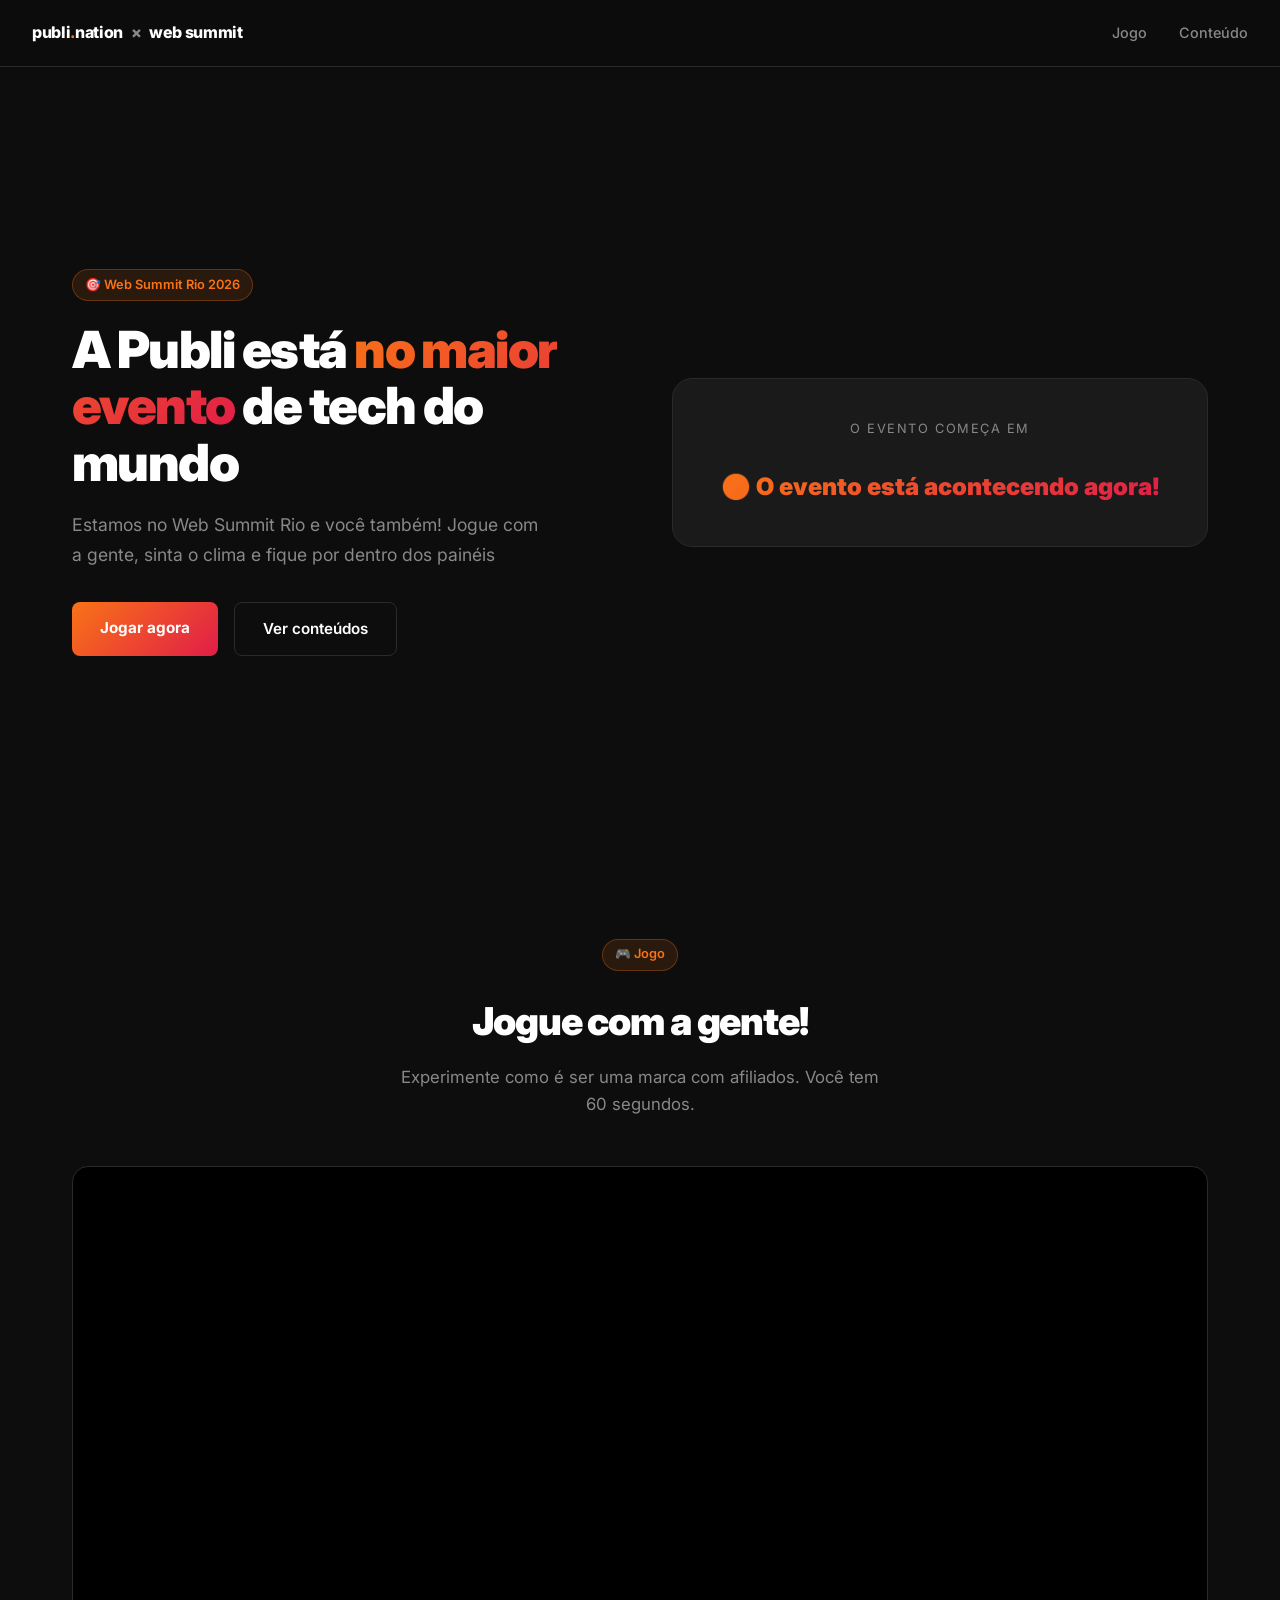
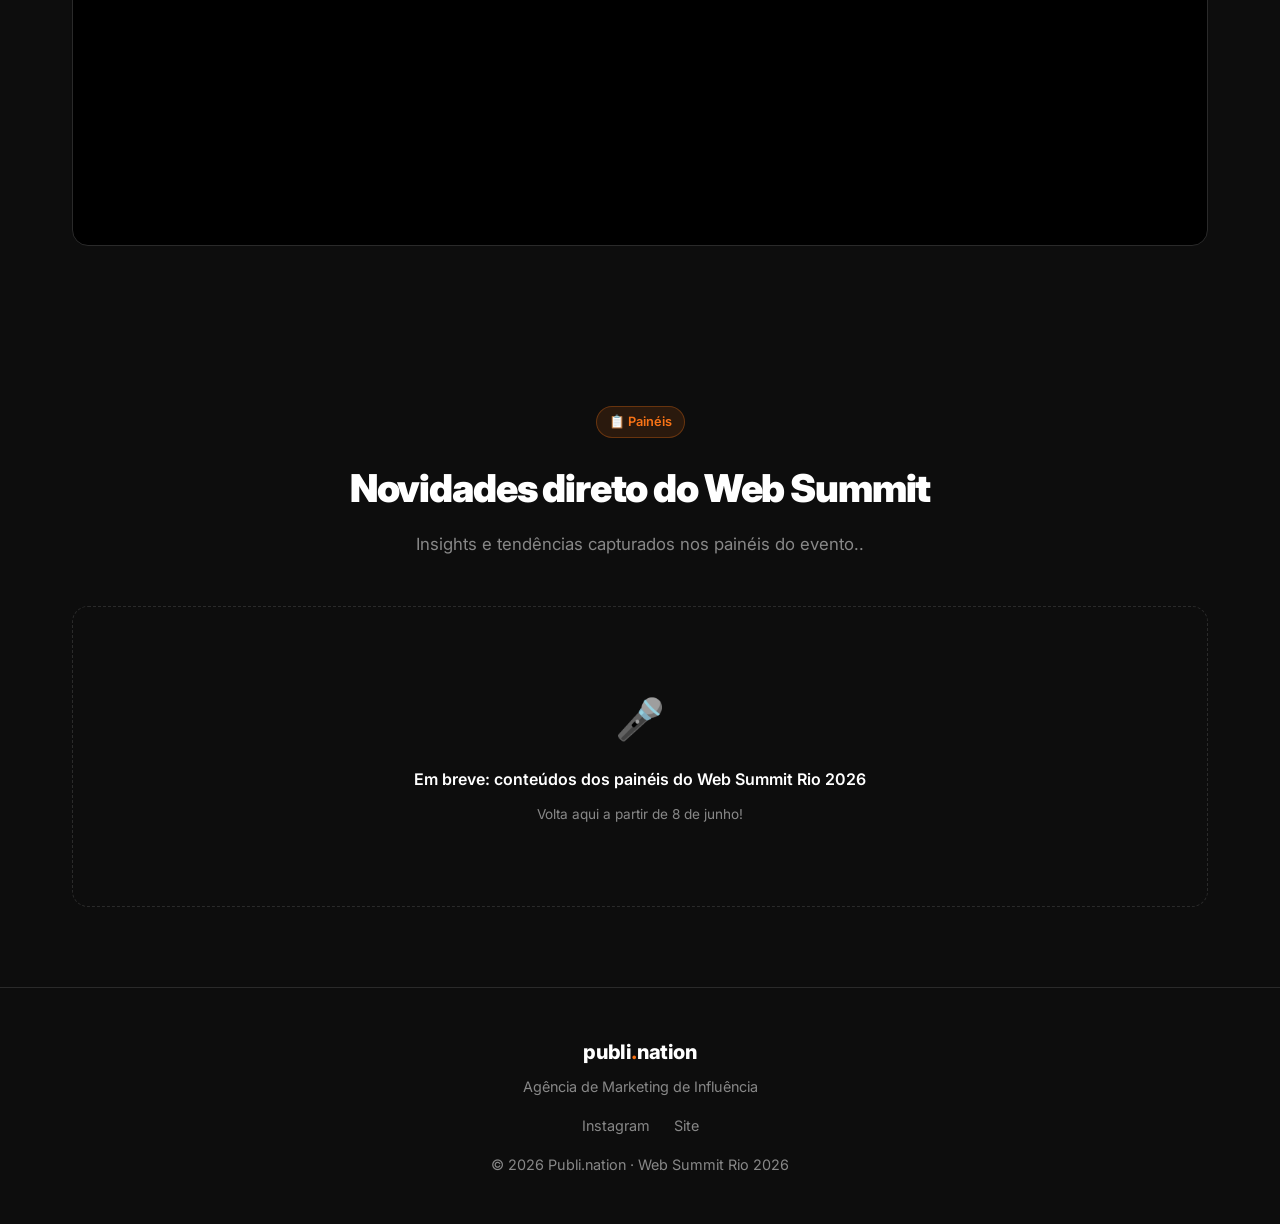
<file: index.html>
<!DOCTYPE html>
<html lang="pt-BR">
<head>
  <meta charset="UTF-8">
  <meta name="viewport" content="width=device-width, initial-scale=1.0">
  <title>publi.nation × Web Summit Rio 2026</title>
  <link rel="preconnect" href="https://fonts.googleapis.com">
  <link rel="preconnect" href="https://fonts.gstatic.com" crossorigin>
  <link href="https://fonts.googleapis.com/css2?family=Inter:wght@400;600;700;800;900&display=swap" rel="stylesheet">
  <link rel="stylesheet" href="style.css">
</head>
<body>

  <!-- NAVBAR -->
  <nav class="navbar">
    <div class="nav-logo">publi<span class="dot">.</span>nation <span class="x">×</span> web summit</div>
    <div class="nav-links">
      <a href="#jogo">Jogo</a>
      <a href="#conteudo">Conteúdo</a>
    </div>
  </nav>

  <!-- HERO -->
  <section class="hero">
    <div class="hero-content">
      <span class="badge">🎯 Web Summit Rio 2026</span>
      <h1>A Publi está <span class="gradient-text">no maior evento</span> de tech do mundo</h1>
      <p>Estamos no Web Summit Rio e você também! Jogue com a gente, sinta o clima e fique por dentro dos painéis</p>
      <div class="hero-ctas">
        <a href="#jogo" class="btn-primary">Jogar agora</a>
        <a href="#conteudo" class="btn-secondary">Ver conteúdos</a>
      </div>
    </div>
    <div class="countdown-container">
      <p class="countdown-label">O evento começa em</p>
      <div class="countdown" id="countdown">
        <div class="time-block">
          <span id="days">00</span>
          <label>dias</label>
        </div>
        <div class="time-sep">:</div>
        <div class="time-block">
          <span id="hours">00</span>
          <label>horas</label>
        </div>
        <div class="time-sep">:</div>
        <div class="time-block">
          <span id="minutes">00</span>
          <label>min</label>
        </div>
        <div class="time-sep">:</div>
        <div class="time-block">
          <span id="seconds">00</span>
          <label>seg</label>
        </div>
      </div>
    </div>
  </section>

  <!-- JOGO -->
  <section class="section-jogo" id="jogo">
    <div class="section-header">
      <span class="badge">🎮 Jogo</span>
      <h2>Jogue com a gente!</h2>
      <p>Experimente como é ser uma marca com afiliados. Você tem 60 segundos.</p>
    </div>
    <div class="game-wrapper">
      <iframe
        src="https://giu-sin.github.io/game/"
        frameborder="0"
        allowfullscreen
        title="Publi.nation Game — Web Summit Rio 2026">
      </iframe>
    </div>
  </section>

  <!-- CONTEÚDO -->
  <section class="section-content" id="conteudo">
    <div class="section-header">
      <span class="badge">📋 Painéis</span>
      <h2>Novidades direto do Web Summit</h2>
      <p>Insights e tendências capturados nos painéis do evento..</p>
    </div>
    <div class="posts-grid" id="posts-grid"></div>
    <div class="empty-state" id="empty-state" style="display:none">
      <span>🎤</span>
      <p>Em breve: conteúdos dos painéis do Web Summit Rio 2026</p>
      <small>Volta aqui a partir de 8 de junho!</small>
    </div>
  </section>

  <!-- FOOTER -->
  <footer class="footer">
    <div class="footer-logo">publi<span class="dot">.</span>nation</div>
    <p>Agência de Marketing de Influência</p>
    <div class="footer-links">
      <a href="https://www.instagram.com/publi.nation/" target="_blank" rel="noopener">Instagram</a>
      <a href="https://www.publination.com.br" target="_blank" rel="noopener">Site</a>
    </div>
    <p class="footer-small">© 2026 Publi.nation · Web Summit Rio 2026</p>
  </footer>

  <script src="script.js"></script>
</body>
</html>
</file>
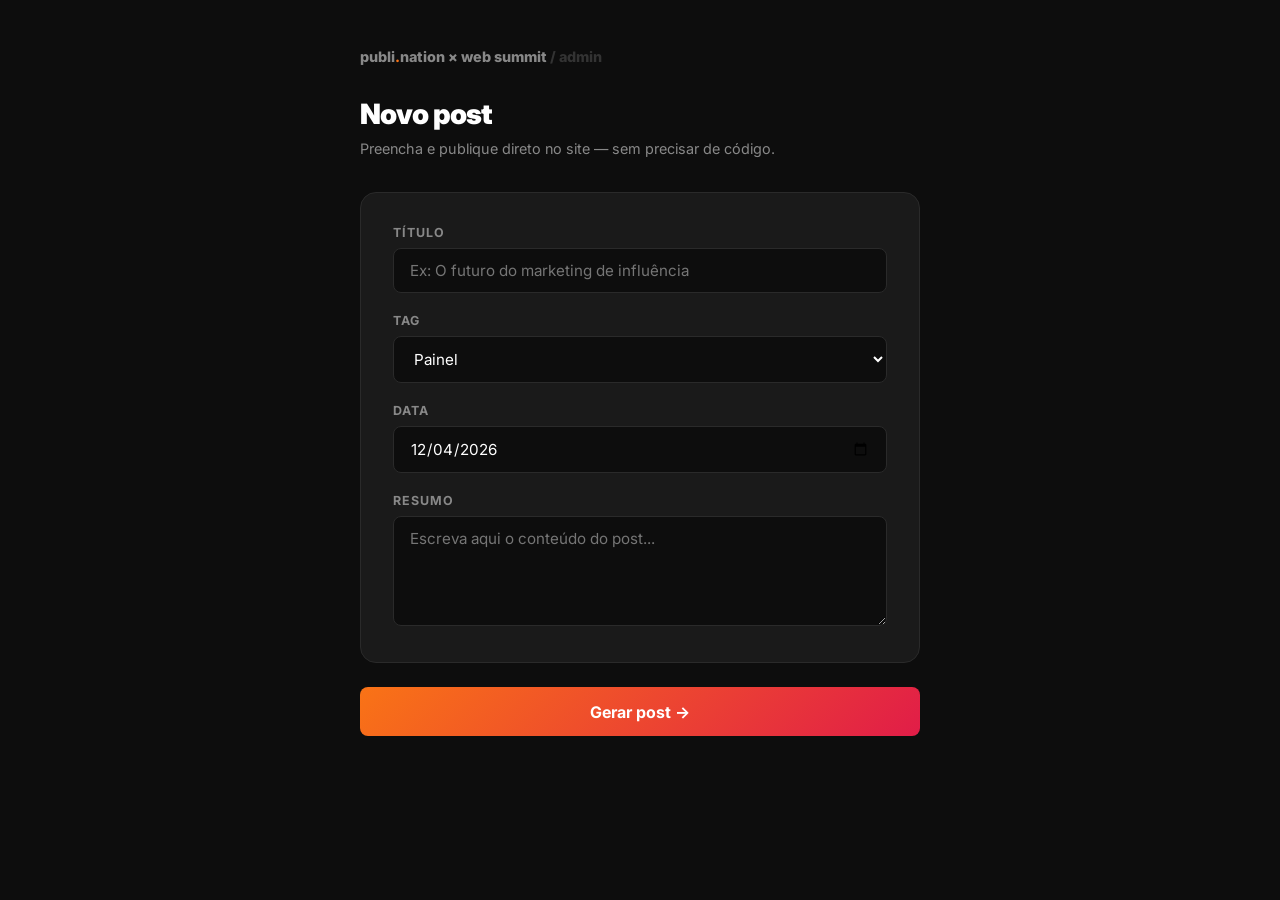
<file: admin.html>
<!DOCTYPE html>
<html lang="pt-BR">
<head>
  <meta charset="UTF-8">
  <meta name="viewport" content="width=device-width, initial-scale=1.0">
  <title>Admin — publi.nation × Web Summit</title>
  <link rel="preconnect" href="https://fonts.googleapis.com">
  <link href="https://fonts.googleapis.com/css2?family=Inter:wght@400;600;700;800&display=swap" rel="stylesheet">
  <style>
    *, *::before, *::after { box-sizing: border-box; margin: 0; padding: 0; }

    :root {
      --orange: #F97316;
      --bg: #0D0D0D;
      --bg-card: #1A1A1A;
      --text: #FFFFFF;
      --text-muted: #888888;
      --border: #2A2A2A;
      --gradient: linear-gradient(135deg, #F97316, #E11D48);
    }

    body {
      font-family: 'Inter', sans-serif;
      background: var(--bg);
      color: var(--text);
      min-height: 100vh;
      display: flex;
      align-items: flex-start;
      justify-content: center;
      padding: 3rem 1.5rem;
    }

    .container { width: 100%; max-width: 560px; }

    .logo {
      font-size: 0.9rem;
      font-weight: 800;
      text-transform: lowercase;
      margin-bottom: 2rem;
      color: var(--text-muted);
    }
    .logo span { color: var(--orange); }

    h1 {
      font-size: 1.75rem;
      font-weight: 900;
      letter-spacing: -0.03em;
      margin-bottom: 0.4rem;
    }

    .subtitle {
      color: var(--text-muted);
      font-size: 0.9rem;
      margin-bottom: 2rem;
      line-height: 1.6;
    }

    .card {
      background: var(--bg-card);
      border: 1px solid var(--border);
      border-radius: 16px;
      padding: 2rem;
      margin-bottom: 1.5rem;
    }

    .field { margin-bottom: 1.25rem; }
    .field:last-child { margin-bottom: 0; }

    label {
      display: block;
      font-size: 0.78rem;
      font-weight: 700;
      text-transform: uppercase;
      letter-spacing: 0.08em;
      color: var(--text-muted);
      margin-bottom: 0.5rem;
    }

    input, textarea, select {
      width: 100%;
      background: var(--bg);
      border: 1px solid var(--border);
      border-radius: 8px;
      padding: 0.75rem 1rem;
      color: var(--text);
      font-family: 'Inter', sans-serif;
      font-size: 0.95rem;
      transition: border-color 0.2s;
      outline: none;
    }
    input:focus, textarea:focus, select:focus { border-color: var(--orange); }
    select option { background: #1A1A1A; }
    textarea { resize: vertical; min-height: 110px; }

    .btn {
      width: 100%;
      padding: 0.9rem;
      background: var(--gradient);
      color: white;
      border: none;
      border-radius: 8px;
      font-family: 'Inter', sans-serif;
      font-size: 1rem;
      font-weight: 700;
      cursor: pointer;
      transition: opacity 0.2s;
    }
    .btn:hover { opacity: 0.88; }

    /* RESULTADO */
    #resultado { display: none; }

    .steps { margin-bottom: 1.5rem; }
    .step {
      display: flex;
      gap: 1rem;
      align-items: flex-start;
      margin-bottom: 1rem;
    }
    .step-num {
      min-width: 28px;
      height: 28px;
      background: var(--gradient);
      border-radius: 50%;
      display: flex;
      align-items: center;
      justify-content: center;
      font-size: 0.8rem;
      font-weight: 800;
      flex-shrink: 0;
    }
    .step-text {
      font-size: 0.9rem;
      color: var(--text-muted);
      padding-top: 0.3rem;
      line-height: 1.5;
    }
    .step-text strong { color: var(--text); }

    .json-box {
      background: var(--bg);
      border: 1px solid var(--border);
      border-radius: 8px;
      padding: 1rem;
      font-family: monospace;
      font-size: 0.8rem;
      color: #aaa;
      white-space: pre-wrap;
      word-break: break-all;
      max-height: 200px;
      overflow-y: auto;
      margin: 0.75rem 0;
    }

    .btn-copy {
      width: 100%;
      padding: 0.75rem;
      background: transparent;
      color: var(--text);
      border: 1px solid var(--border);
      border-radius: 8px;
      font-family: 'Inter', sans-serif;
      font-size: 0.9rem;
      font-weight: 600;
      cursor: pointer;
      transition: border-color 0.2s, background 0.2s;
      margin-bottom: 0.75rem;
    }
    .btn-copy:hover { border-color: var(--orange); background: rgba(249,115,22,0.05); }
    .btn-copy.copied { border-color: #22c55e; color: #22c55e; }

    .btn-github {
      display: block;
      width: 100%;
      padding: 0.9rem;
      background: #24292e;
      color: white;
      border: 1px solid #444;
      border-radius: 8px;
      font-family: 'Inter', sans-serif;
      font-size: 0.95rem;
      font-weight: 700;
      cursor: pointer;
      text-align: center;
      text-decoration: none;
      transition: background 0.2s;
    }
    .btn-github:hover { background: #333; }

    .btn-novo {
      width: 100%;
      padding: 0.75rem;
      background: transparent;
      color: var(--text-muted);
      border: 1px solid var(--border);
      border-radius: 8px;
      font-family: 'Inter', sans-serif;
      font-size: 0.9rem;
      font-weight: 600;
      cursor: pointer;
      margin-top: 0.75rem;
      transition: color 0.2s;
    }
    .btn-novo:hover { color: var(--text); }
  </style>
</head>
<body>
<div class="container">
  <div class="logo">publi<span>.</span>nation × web summit <span style="color:#333">/ admin</span></div>

  <!-- FORMULÁRIO -->
  <div id="tela-form">
    <h1>Novo post</h1>
    <p class="subtitle">Preencha e publique direto no site — sem precisar de código.</p>
    <div class="card">
      <div class="field">
        <label>Título</label>
        <input type="text" id="titulo" placeholder="Ex: O futuro do marketing de influência">
      </div>
      <div class="field">
        <label>Tag</label>
        <select id="tag">
          <option value="Painel">Painel</option>
          <option value="Tendência">Tendência</option>
          <option value="Novidade">Novidade</option>
          <option value="Entrevista">Entrevista</option>
          <option value="Destaque">Destaque</option>
        </select>
      </div>
      <div class="field">
        <label>Data</label>
        <input type="date" id="data">
      </div>
      <div class="field">
        <label>Resumo</label>
        <textarea id="resumo" placeholder="Escreva aqui o conteúdo do post..."></textarea>
      </div>
    </div>
    <button class="btn" onclick="gerar()">Gerar post →</button>
  </div>

  <!-- RESULTADO -->
  <div id="resultado">
    <h1>Quase lá! 🎉</h1>
    <p class="subtitle">Só 2 passos rápidos para publicar no site.</p>

    <div class="card">
      <div class="steps">
        <div class="step">
          <div class="step-num">1</div>
          <div class="step-text"><strong>Copie o JSON abaixo</strong></div>
        </div>
      </div>
      <div class="json-box" id="json-output"></div>
      <button class="btn-copy" id="btn-copy" onclick="copiar()">📋 Copiar JSON</button>

      <div class="steps" style="margin-top:1.25rem">
        <div class="step">
          <div class="step-num">2</div>
          <div class="step-text">
            <strong>Abra o editor do GitHub</strong>, cole o JSON copiado no lugar do conteúdo atual e clique em <strong>Commit changes</strong>
          </div>
        </div>
      </div>
      <a class="btn-github" href="https://github.com/publination/websummit/edit/main/posts.json" target="_blank">
        ✏️ Abrir editor no GitHub
      </a>
    </div>

    <button class="btn-novo" onclick="novoPost()">← Escrever outro post</button>
  </div>
</div>

<script>
  document.getElementById('data').value = new Date().toISOString().split('T')[0];

  let postsAtuais = [];

  async function carregarPosts() {
    try {
      const res = await fetch('posts.json?v=' + Date.now());
      postsAtuais = await res.json();
    } catch {
      postsAtuais = [];
    }
  }

  carregarPosts();

  function gerar() {
    const titulo = document.getElementById('titulo').value.trim();
    const tag    = document.getElementById('tag').value;
    const data   = document.getElementById('data').value;
    const resumo = document.getElementById('resumo').value.trim();

    if (!titulo || !resumo || !data) {
      alert('Preencha todos os campos antes de continuar.');
      return;
    }

    const novoId = postsAtuais.length > 0 ? Math.max(...postsAtuais.map(p => p.id)) + 1 : 1;
    const novoPost = { id: novoId, titulo, data, tag, resumo };
    const listaAtualizada = [novoPost, ...postsAtuais];

    document.getElementById('json-output').textContent =
      JSON.stringify(listaAtualizada, null, 2);

    document.getElementById('tela-form').style.display = 'none';
    document.getElementById('resultado').style.display = 'block';
  }

  function copiar() {
    const texto = document.getElementById('json-output').textContent;
    navigator.clipboard.writeText(texto).then(() => {
      const btn = document.getElementById('btn-copy');
      btn.textContent = '✅ Copiado!';
      btn.classList.add('copied');
      setTimeout(() => {
        btn.textContent = '📋 Copiar JSON';
        btn.classList.remove('copied');
      }, 2500);
    });
  }

  function novoPost() {
    document.getElementById('resultado').style.display = 'none';
    document.getElementById('tela-form').style.display = 'block';
    carregarPosts();
  }
</script>
</body>
</html>
</file>
<file: style.css>
*, *::before, *::after { box-sizing: border-box; margin: 0; padding: 0; }

:root {
  --orange: #F97316;
  --pink: #E11D48;
  --bg: #0D0D0D;
  --bg-card: #1A1A1A;
  --text: #FFFFFF;
  --text-muted: #888888;
  --border: #2A2A2A;
  --gradient: linear-gradient(135deg, #F97316, #E11D48);
}

html { scroll-behavior: smooth; }

body {
  font-family: 'Inter', sans-serif;
  background-color: var(--bg);
  color: var(--text);
  line-height: 1.6;
}

/* ── NAVBAR ── */
.navbar {
  display: flex;
  justify-content: space-between;
  align-items: center;
  padding: 1.25rem 2rem;
  border-bottom: 1px solid var(--border);
  position: sticky;
  top: 0;
  background: rgba(13, 13, 13, 0.9);
  backdrop-filter: blur(10px);
  z-index: 100;
}

.nav-logo {
  font-weight: 800;
  font-size: 1rem;
  letter-spacing: -0.02em;
  text-transform: lowercase;
}

.nav-logo .dot { color: var(--orange); }
.nav-logo .x { color: var(--text-muted); margin: 0 0.3rem; }

.nav-links { display: flex; gap: 2rem; }
.nav-links a {
  color: var(--text-muted);
  text-decoration: none;
  font-size: 0.9rem;
  font-weight: 500;
  transition: color 0.2s;
}
.nav-links a:hover { color: var(--text); }

/* ── BADGE ── */
.badge {
  display: inline-block;
  padding: 0.3rem 0.75rem;
  background: rgba(249, 115, 22, 0.12);
  border: 1px solid rgba(249, 115, 22, 0.3);
  border-radius: 100px;
  font-size: 0.8rem;
  font-weight: 600;
  color: var(--orange);
  margin-bottom: 1.25rem;
}

/* ── GRADIENT TEXT ── */
.gradient-text {
  background: var(--gradient);
  -webkit-background-clip: text;
  -webkit-text-fill-color: transparent;
  background-clip: text;
}

/* ── HERO ── */
.hero {
  max-width: 1200px;
  margin: 0 auto;
  padding: 6rem 2rem;
  display: grid;
  grid-template-columns: 1fr 1fr;
  gap: 4rem;
  align-items: center;
  min-height: 88vh;
}

.hero-content h1 {
  font-size: clamp(2rem, 4vw, 3.5rem);
  font-weight: 900;
  line-height: 1.1;
  letter-spacing: -0.03em;
  margin-bottom: 1.25rem;
}

.hero-content p {
  color: var(--text-muted);
  font-size: 1.1rem;
  margin-bottom: 2rem;
  max-width: 480px;
  line-height: 1.7;
}

.hero-ctas { display: flex; gap: 1rem; flex-wrap: wrap; }

.btn-primary {
  padding: 0.875rem 1.75rem;
  background: var(--gradient);
  color: white;
  text-decoration: none;
  border-radius: 8px;
  font-weight: 700;
  font-size: 0.95rem;
  transition: opacity 0.2s, transform 0.2s;
}
.btn-primary:hover { opacity: 0.88; transform: translateY(-2px); }

.btn-secondary {
  padding: 0.875rem 1.75rem;
  background: transparent;
  color: var(--text);
  text-decoration: none;
  border-radius: 8px;
  font-weight: 600;
  font-size: 0.95rem;
  border: 1px solid var(--border);
  transition: border-color 0.2s, transform 0.2s;
}
.btn-secondary:hover { border-color: var(--text-muted); transform: translateY(-2px); }

/* ── COUNTDOWN ── */
.countdown-container {
  background: var(--bg-card);
  border: 1px solid var(--border);
  border-radius: 20px;
  padding: 2.5rem 2rem;
  text-align: center;
}

.countdown-label {
  color: var(--text-muted);
  font-size: 0.8rem;
  text-transform: uppercase;
  letter-spacing: 0.12em;
  margin-bottom: 1.75rem;
}

.countdown {
  display: flex;
  align-items: center;
  justify-content: center;
  gap: 0.25rem;
}

.time-block {
  display: flex;
  flex-direction: column;
  align-items: center;
  min-width: 72px;
}

.time-block span {
  font-size: clamp(2.25rem, 4vw, 3rem);
  font-weight: 900;
  background: var(--gradient);
  -webkit-background-clip: text;
  -webkit-text-fill-color: transparent;
  background-clip: text;
  line-height: 1;
}

.time-block label {
  font-size: 0.7rem;
  color: var(--text-muted);
  text-transform: uppercase;
  letter-spacing: 0.1em;
  margin-top: 0.5rem;
}

.time-sep {
  font-size: 2.25rem;
  font-weight: 900;
  color: var(--border);
  padding-bottom: 1.5rem;
}

.countdown-live {
  font-size: 1.5rem;
  font-weight: 900;
  background: var(--gradient);
  -webkit-background-clip: text;
  -webkit-text-fill-color: transparent;
  background-clip: text;
}

/* ── SECTIONS ── */
.section-jogo,
.section-content {
  padding: 5rem 2rem;
  max-width: 1200px;
  margin: 0 auto;
}

.section-header {
  text-align: center;
  margin-bottom: 3rem;
}

.section-header h2 {
  font-size: clamp(1.75rem, 3vw, 2.75rem);
  font-weight: 900;
  letter-spacing: -0.03em;
  margin-bottom: 0.75rem;
}

.section-header p {
  color: var(--text-muted);
  font-size: 1.05rem;
  max-width: 480px;
  margin: 0 auto;
}

/* ── GAME ── */
.game-wrapper {
  width: 100%;
  border-radius: 16px;
  overflow: hidden;
  border: 1px solid var(--border);
  background: #000;
  position: relative;
  height: 680px;
}

.game-wrapper iframe {
  width: 100%;
  height: 100%;
  display: block;
}

/* ── POSTS ── */
.posts-grid {
  display: grid;
  grid-template-columns: repeat(auto-fill, minmax(320px, 1fr));
  gap: 1.5rem;
}

.post-card {
  background: var(--bg-card);
  border: 1px solid var(--border);
  border-radius: 12px;
  padding: 1.5rem;
  transition: border-color 0.2s, transform 0.2s;
}

.post-card:hover {
  border-color: var(--orange);
  transform: translateY(-4px);
}

.post-tag {
  display: inline-block;
  padding: 0.2rem 0.6rem;
  background: rgba(249, 115, 22, 0.12);
  border-radius: 4px;
  font-size: 0.75rem;
  font-weight: 700;
  color: var(--orange);
  text-transform: uppercase;
  letter-spacing: 0.05em;
  margin-bottom: 0.75rem;
}

.post-card h3 {
  font-size: 1.05rem;
  font-weight: 700;
  margin-bottom: 0.5rem;
  line-height: 1.35;
}

.post-card p {
  color: var(--text-muted);
  font-size: 0.9rem;
  line-height: 1.6;
}

.post-date {
  display: block;
  margin-top: 1rem;
  font-size: 0.78rem;
  color: var(--text-muted);
}

/* ── EMPTY STATE ── */
.empty-state {
  text-align: center;
  padding: 5rem 2rem;
  color: var(--text-muted);
  border: 1px dashed var(--border);
  border-radius: 16px;
}

.empty-state span {
  display: block;
  font-size: 2.5rem;
  margin-bottom: 1rem;
}

.empty-state p {
  font-size: 1rem;
  font-weight: 600;
  color: var(--text);
  margin-bottom: 0.5rem;
}

.empty-state small {
  font-size: 0.85rem;
}

/* ── FOOTER ── */
.footer {
  text-align: center;
  padding: 3rem 2rem;
  border-top: 1px solid var(--border);
  color: var(--text-muted);
}

.footer-logo {
  font-size: 1.25rem;
  font-weight: 800;
  color: var(--text);
  margin-bottom: 0.4rem;
  text-transform: lowercase;
  letter-spacing: -0.02em;
}

.footer-logo .dot { color: var(--orange); }

.footer p { font-size: 0.9rem; }

.footer-links {
  display: flex;
  gap: 1.5rem;
  justify-content: center;
  margin: 1rem 0;
}

.footer-links a {
  color: var(--text-muted);
  text-decoration: none;
  font-size: 0.9rem;
  transition: color 0.2s;
}
.footer-links a:hover { color: var(--text); }

.footer-small { font-size: 0.78rem; margin-top: 0.5rem; }

/* ── RESPONSIVE ── */
@media (max-width: 768px) {
  .hero {
    grid-template-columns: 1fr;
    gap: 3rem;
    padding: 3rem 1.5rem;
    min-height: auto;
  }

  .nav-links { display: none; }

  .time-block { min-width: 56px; }

  .section-jogo,
  .section-content { padding: 3rem 1.5rem; }

  .game-wrapper { height: 480px; }
}
</file>
